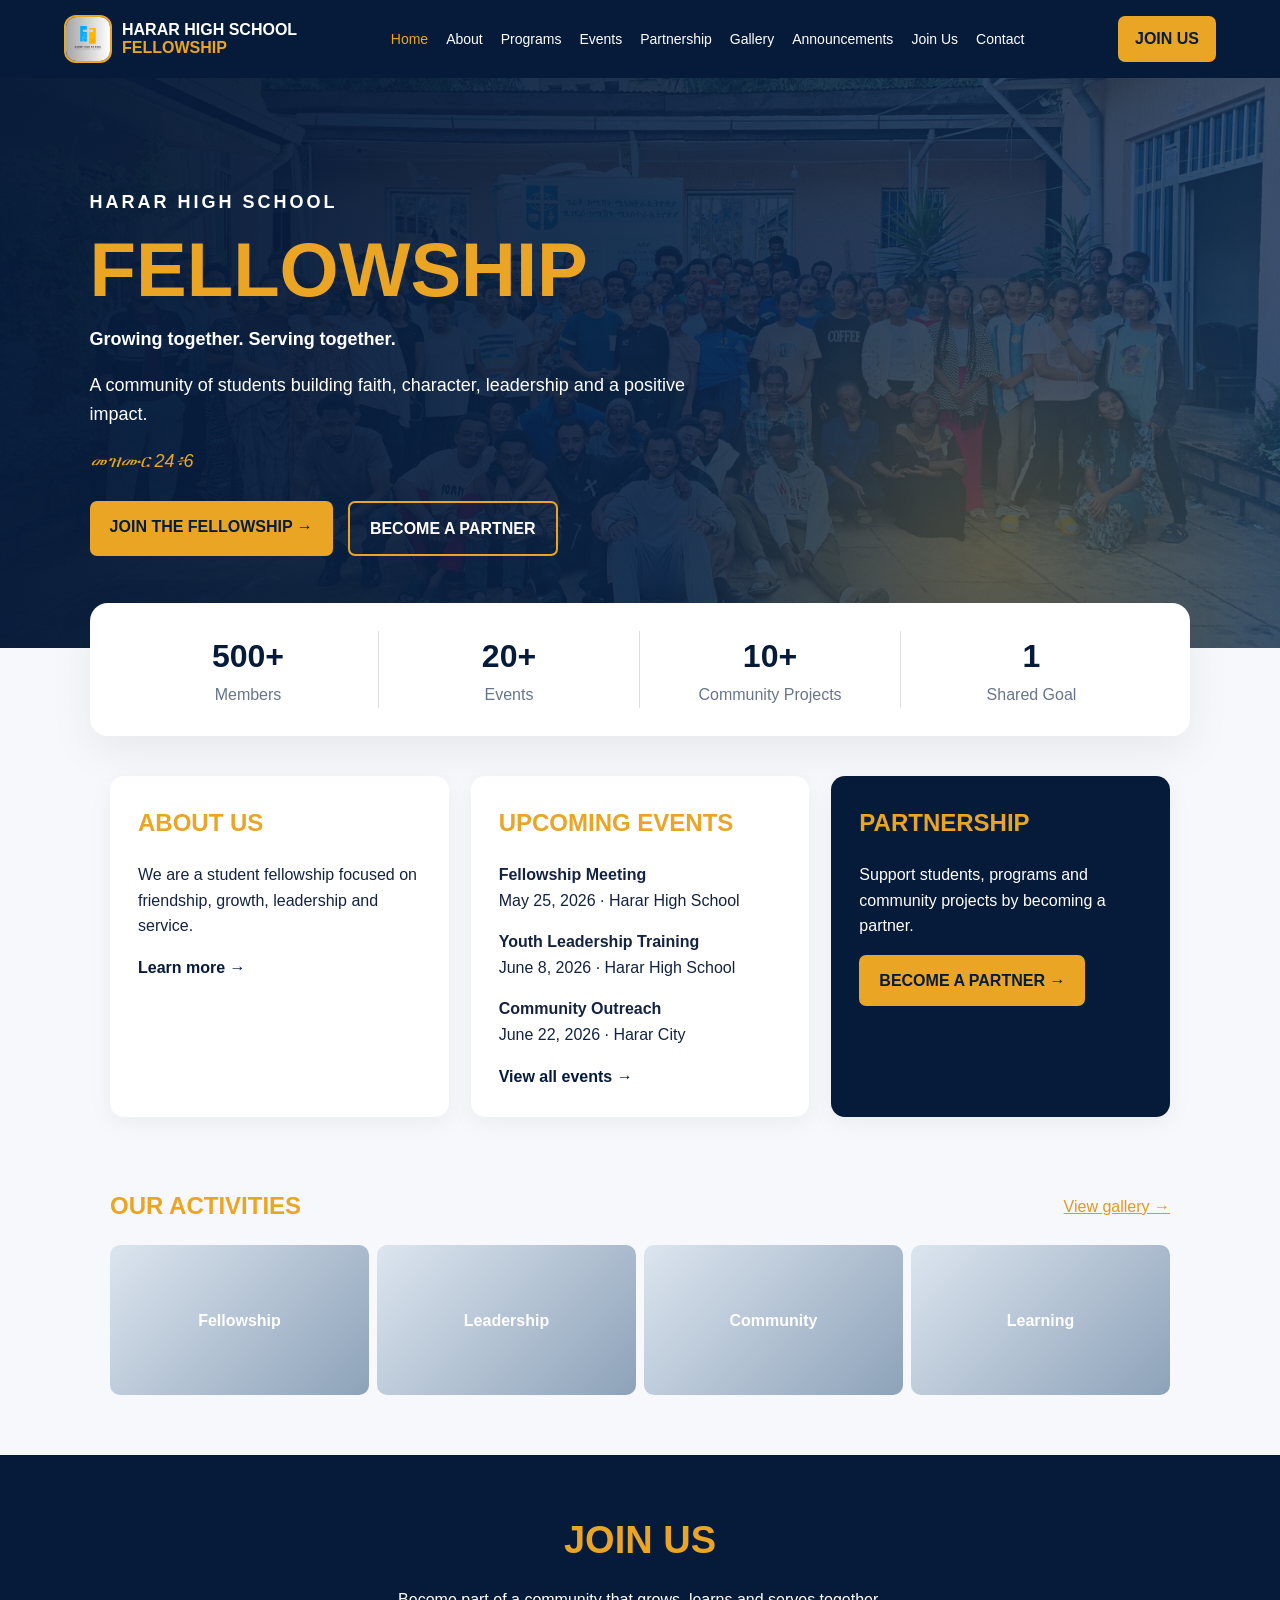
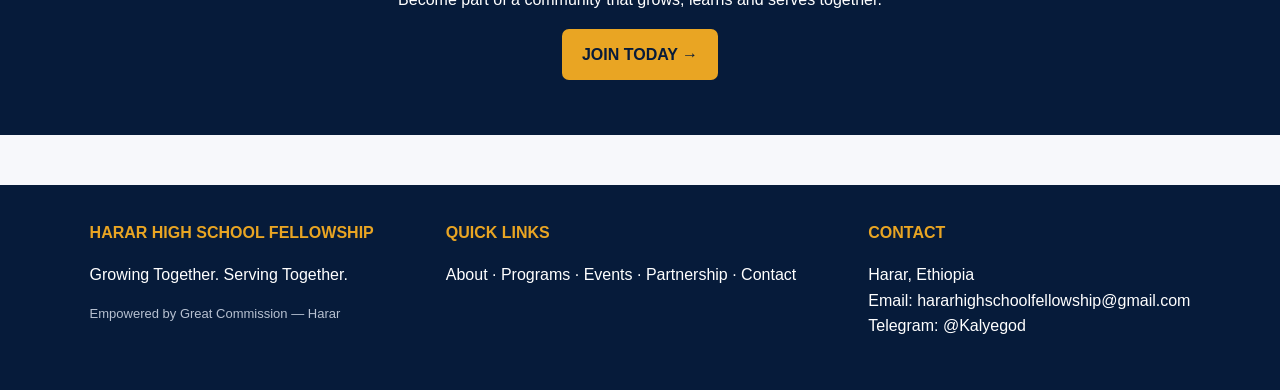
<file: index.html>
<!DOCTYPE html>
<html lang="en"><head>
<meta charset="UTF-8"><meta name="viewport" content="width=device-width,initial-scale=1.0">
<title>Harar High School Fellowship</title><link rel="stylesheet" href="styles.css"></head>
<body>
<header class="header"><a class="brand" href="index.html"><img class="logo" src="images/logo.png" alt="Harar High School Fellowship logo"><span>HARAR HIGH SCHOOL<br><b>FELLOWSHIP</b></span></a>
<nav><a class="active" href="index.html">Home</a><a href="about.html">About</a><a href="programs.html">Programs</a><a href="events.html">Events</a><a href="partnership.html">Partnership</a><a href="gallery.html">Gallery</a><a href="announcements.html">Announcements</a><a href="join.html">Join Us</a><a href="contact.html">Contact</a></nav>
<a class="btn small" href="join.html">JOIN US</a></header>
<main>
<section class="hero" style="background-image:linear-gradient(120deg,#071c3ccc,#16385dcc),url('images/fellowship-photo.jpg');background-size:cover;background-position:center"><div class="overlay"></div><div class="hero-content"><p class="eyebrow">HARAR HIGH SCHOOL</p><h1>FELLOWSHIP</h1><p class="tagline">Growing together. Serving together.</p><p>A community of students building faith, character, leadership and a positive impact.</p><p class="verse">መዝሙር 24፥6</p><div class="actions"><a class="btn" href="join.html">JOIN THE FELLOWSHIP →</a><a class="btn outline" href="partnership.html">BECOME A PARTNER</a></div></div></section>
<section class="stats"><div><b>500+</b><span>Members</span></div><div><b>20+</b><span>Events</span></div><div><b>10+</b><span>Community Projects</span></div><div><b>1</b><span>Shared Goal</span></div></section>
<section class="grid three"><article class="card"><h2>ABOUT US</h2><p>We are a student fellowship focused on friendship, growth, leadership and service.</p><a href="about.html">Learn more →</a></article>
<article class="card"><h2>UPCOMING EVENTS</h2><div id="homeEvents"></div><a href="events.html">View all events →</a></article>
<article class="card dark"><h2>PARTNERSHIP</h2><p>Support students, programs and community projects by becoming a partner.</p><a class="btn" href="partnership.html">BECOME A PARTNER →</a></article></section>
<section class="section"><div class="section-title"><h2>OUR ACTIVITIES</h2><a href="gallery.html">View gallery →</a></div><div class="gallery-grid"><div>Fellowship</div><div>Leadership</div><div>Community</div><div>Learning</div></div></section>
<section class="cta"><h2>JOIN US</h2><p>Become part of a community that grows, learns and serves together.</p><a class="btn" href="join.html">JOIN TODAY →</a></section>
</main><footer><div><b>HARAR HIGH SCHOOL FELLOWSHIP</b><p>Growing Together. Serving Together.</p><p class="empowered">Empowered by Great Commission — Harar</p></div><div><b>QUICK LINKS</b><p><a href="about.html">About</a> · <a href="programs.html">Programs</a> · <a href="events.html">Events</a> · <a href="partnership.html">Partnership</a> · <a href="contact.html">Contact</a></p></div><div><b>CONTACT</b><p>Harar, Ethiopia<br>Email: hararhighschoolfellowship@gmail.com<br>Telegram: @Kalyegod</p></div></footer>
<script src="script.js"></script></body></html>
</file>
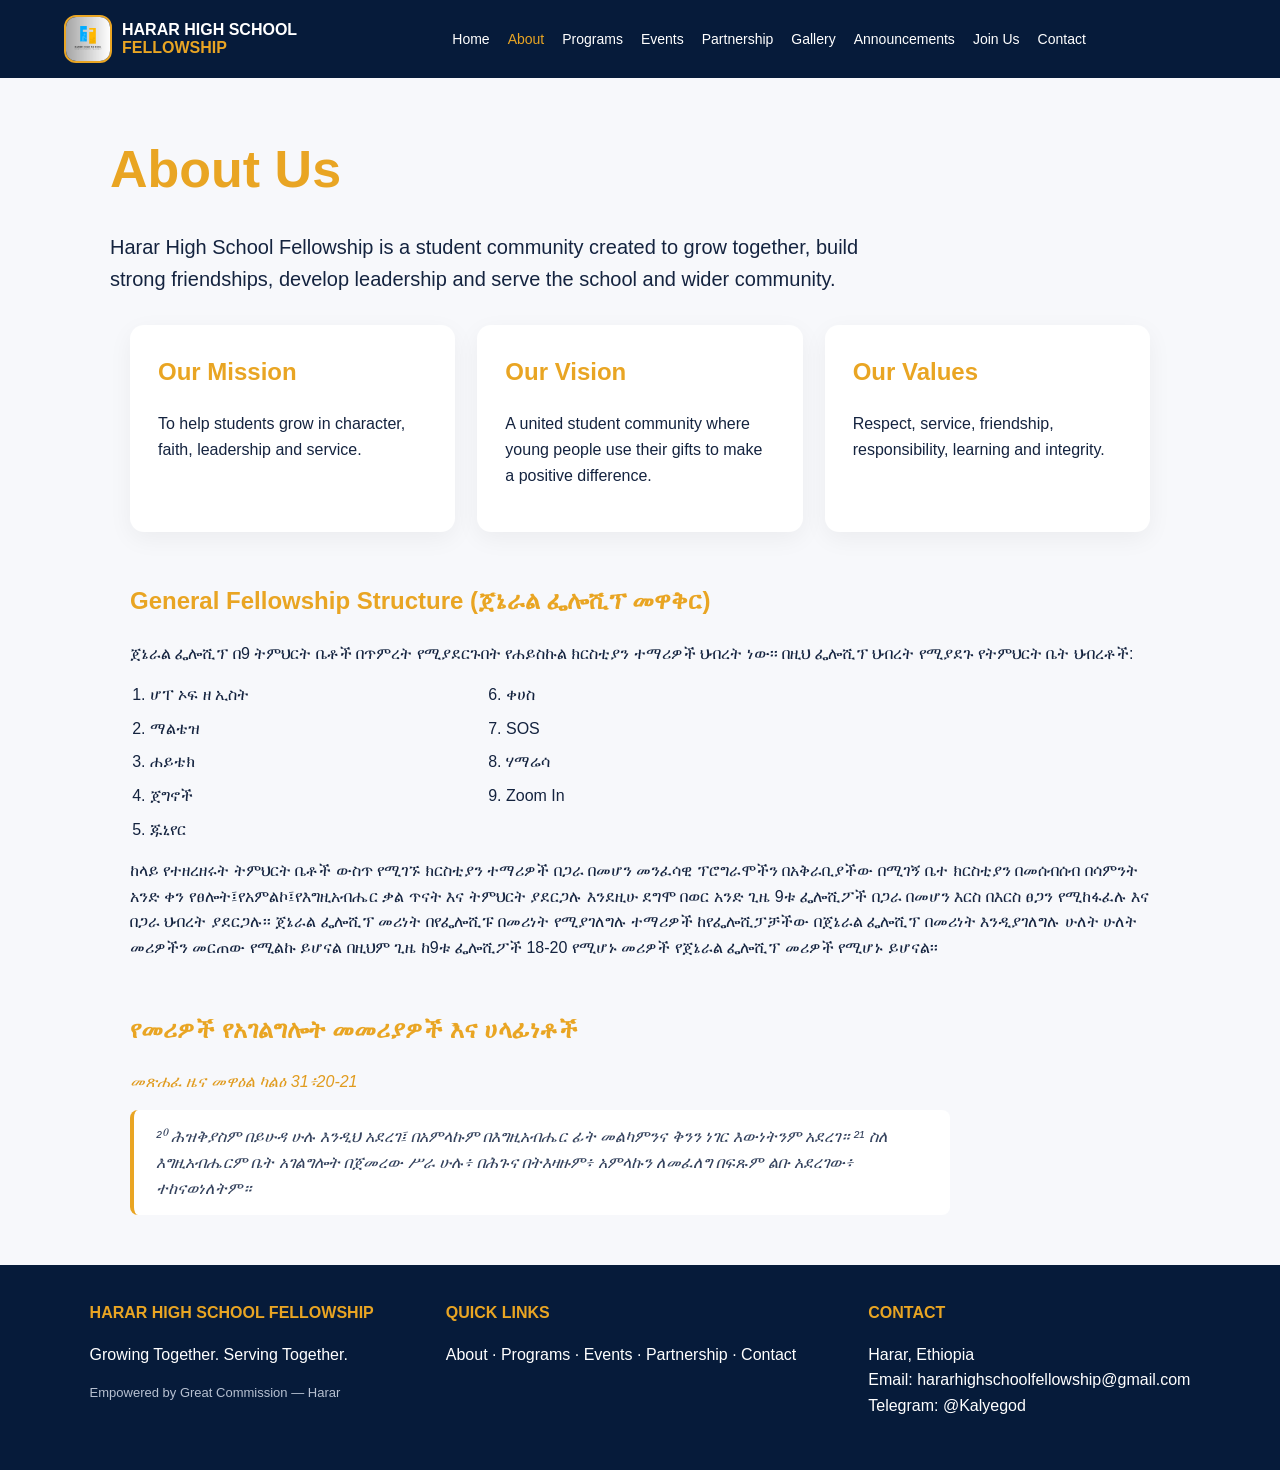
<file: about.html>
<!DOCTYPE html><html lang="en"><head><meta charset="UTF-8"><meta name="viewport" content="width=device-width,initial-scale=1.0"><title>About | HHS Fellowship</title><link rel="stylesheet" href="styles.css"></head><body>
<header class="header"><a class="brand" href="index.html"><img class="logo" src="images/logo.png" alt="Harar High School Fellowship logo"><span>HARAR HIGH SCHOOL<br><b>FELLOWSHIP</b></span></a><nav><a href="index.html">Home</a><a class="active" href="about.html">About</a><a href="programs.html">Programs</a><a href="events.html">Events</a><a href="partnership.html">Partnership</a><a href="gallery.html">Gallery</a><a href="announcements.html">Announcements</a><a href="join.html">Join Us</a><a href="contact.html">Contact</a></nav></header>
<main class="page"><h1>About Us</h1><p class="lead">Harar High School Fellowship is a student community created to grow together, build strong friendships, develop leadership and serve the school and wider community.</p><div class="grid three"><article class="card"><h2>Our Mission</h2><p>To help students grow in character, faith, leadership and service.</p></article><article class="card"><h2>Our Vision</h2><p>A united student community where young people use their gifts to make a positive difference.</p></article><article class="card"><h2>Our Values</h2><p>Respect, service, friendship, responsibility, learning and integrity.</p></article></div>

<section class="section"><h2>General Fellowship Structure (ጀኔራል ፌሎሺፕ መዋቅር)</h2><p>ጀኔራል ፌሎሺፕ በ9 ትምህርት ቤቶች በጥምረት የሚያደርጉበት የሐይስኩል ክርስቲያን ተማሪዎች ህብረት ነው፡፡ በዚህ ፌሎሺፕ ህብረት የሚያደጉ የትምህርት ቤት ህብረቶች:</p><ol class="schools-list"><li>ሆፐ ኦፍ ዘ ኢስት</li><li>ማልቴዝ</li><li>ሐይቴክ</li><li>ጀግኖች</li><li>ጁኒየር</li><li>ቀሀስ</li><li>SOS</li><li>ሃማሬሳ</li><li>Zoom In</li></ol><p>ከላይ የተዘረዘሩት ትምህርት ቤቶች ውስጥ የሚገኙ ክርስቲያን ተማሪዎች በጋራ በመሆን መንፈሳዊ ፕሮግራሞችን በአቅራቢያችው በሚገኝ ቤተ ክርስቲያን በመሰብሰብ በሳምንት አንድ ቀን የፀሎት፤የአምልኮ፤የእግዚአብሔር ቃል ጥናት እና ትምህርት ያደርጋሉ እንደዚሁ ደግሞ በወር አንድ ጊዜ 9ቱ ፌሎሺፖች በጋራ በመሆን እርስ በእርስ ፀጋን የሚከፋፈሉ እና በጋራ ህብረት ያደርጋሉ፡፡ ጀኔራል ፌሎሺፕ መሪነት በየፌሎሺፑ በመሪነት የሚያገለግሉ ተማሪዎች ከየፌሎሺፓቻችው በጀኔራል ፌሎሺፕ በመሪነት እንዲያገለግሉ ሁለት ሁለት መሪዎችን መርጠው የሚልኩ ይሆናል በዚህም ጊዜ ከ9ቱ ፌሎሺፖች 18-20 የሚሆኑ መሪዎች የጀኔራል ፌሎሺፕ መሪዎች የሚሆኑ ይሆናል፡፡</p></section>

<section class="section"><h2>የመሪዎች የአገልግሎት መመሪያዎች እና ሀላፊነቶች</h2><p class="verse" style="color:#e09b1e">መጽሐፈ ዜና መዋዕል ካልዕ 31፥20-21</p><blockquote class="scripture">²⁰ ሕዝቅያስም በይሁዳ ሁሉ እንዲህ አደረገ፤ በአምላኩም በእግዚአብሔር ፊት መልካምንና ቅንን ነገር እውነትንም አደረገ። ²¹ ስለ እግዚአብሔርም ቤት አገልግሎት በጀመረው ሥራ ሁሉ፥ በሕጉና በትእዛዙም፥ አምላኩን ለመፈለግ በፍጹም ልቡ አደረገው፥ ተከናወነለትም።</blockquote></section>
</main><footer><div><b>HARAR HIGH SCHOOL FELLOWSHIP</b><p>Growing Together. Serving Together.</p><p class="empowered">Empowered by Great Commission — Harar</p></div><div><b>QUICK LINKS</b><p><a href="about.html">About</a> · <a href="programs.html">Programs</a> · <a href="events.html">Events</a> · <a href="partnership.html">Partnership</a> · <a href="contact.html">Contact</a></p></div><div><b>CONTACT</b><p>Harar, Ethiopia<br>Email: hararhighschoolfellowship@gmail.com<br>Telegram: @Kalyegod</p></div></footer></body></html>
</file>
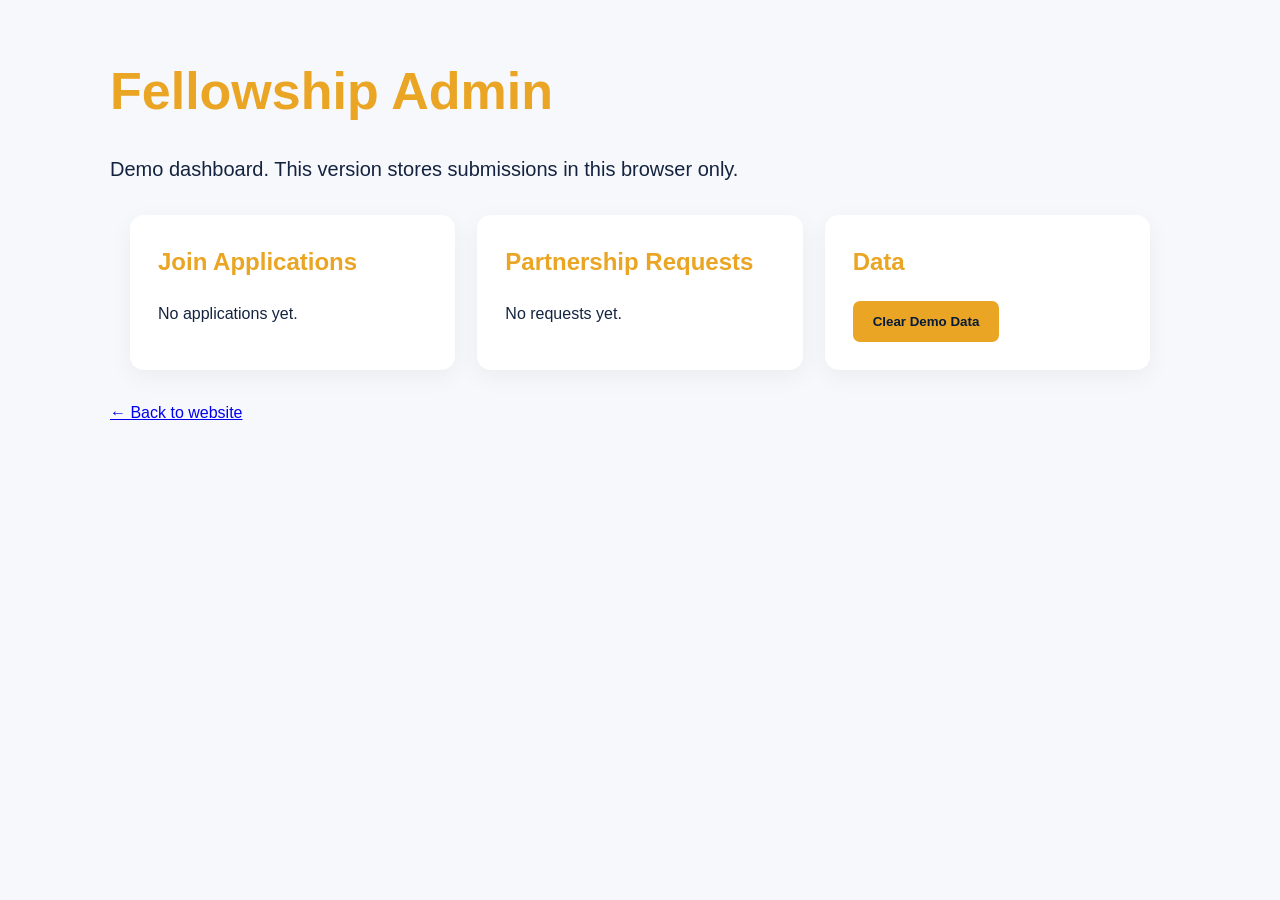
<file: admin.html>
<!DOCTYPE html><html lang="en"><head><meta charset="UTF-8"><meta name="viewport" content="width=device-width,initial-scale=1.0"><title>Admin | HHS Fellowship</title><link rel="stylesheet" href="styles.css"></head><body><main class="page admin"><h1>Fellowship Admin</h1><p class="lead">Demo dashboard. This version stores submissions in this browser only.</p><div class="grid three"><article class="card"><h2>Join Applications</h2><div id="adminJoins"></div></article><article class="card"><h2>Partnership Requests</h2><div id="adminPartners"></div></article><article class="card"><h2>Data</h2><button class="btn" onclick="clearDemoData()">Clear Demo Data</button></article></div><p><a href="index.html">← Back to website</a></p></main><script src="script.js"></script></body></html>
</file>
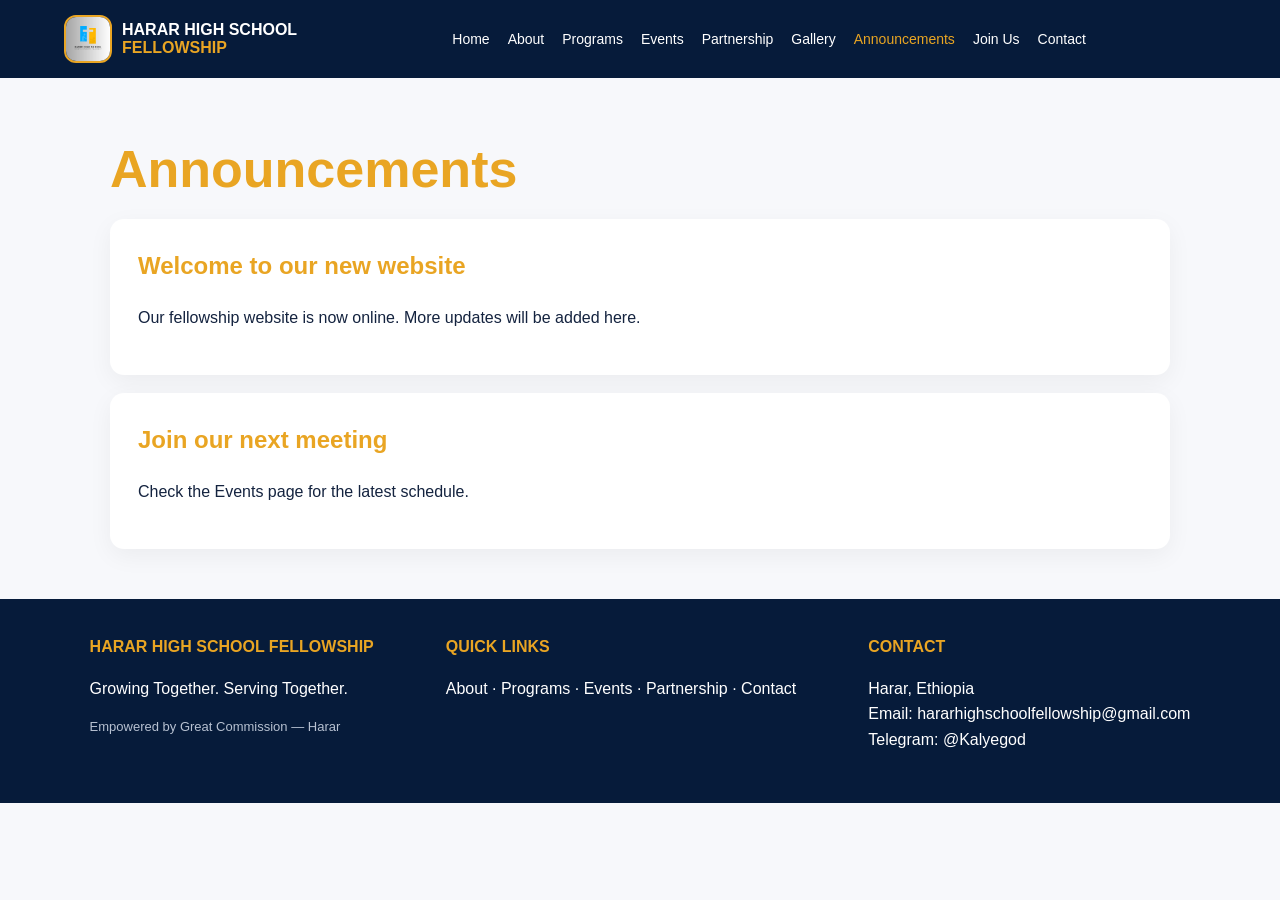
<file: announcements.html>
<!DOCTYPE html><html lang="en"><head><meta charset="UTF-8"><meta name="viewport" content="width=device-width,initial-scale=1.0"><title>Announcements | HHS Fellowship</title><link rel="stylesheet" href="styles.css"></head><body><header class="header"><a class="brand" href="index.html"><img class="logo" src="images/logo.png" alt="Harar High School Fellowship logo"><span>HARAR HIGH SCHOOL<br><b>FELLOWSHIP</b></span></a><nav><a href="index.html">Home</a><a href="about.html">About</a><a href="programs.html">Programs</a><a href="events.html">Events</a><a href="partnership.html">Partnership</a><a href="gallery.html">Gallery</a><a class="active" href="announcements.html">Announcements</a><a href="join.html">Join Us</a><a href="contact.html">Contact</a></nav></header><main class="page"><h1>Announcements</h1><div id="announcementsList" class="cards"></div></main><footer><div><b>HARAR HIGH SCHOOL FELLOWSHIP</b><p>Growing Together. Serving Together.</p><p class="empowered">Empowered by Great Commission — Harar</p></div><div><b>QUICK LINKS</b><p><a href="about.html">About</a> · <a href="programs.html">Programs</a> · <a href="events.html">Events</a> · <a href="partnership.html">Partnership</a> · <a href="contact.html">Contact</a></p></div><div><b>CONTACT</b><p>Harar, Ethiopia<br>Email: hararhighschoolfellowship@gmail.com<br>Telegram: @Kalyegod</p></div></footer><script src="script.js"></script></body></html>
</file>
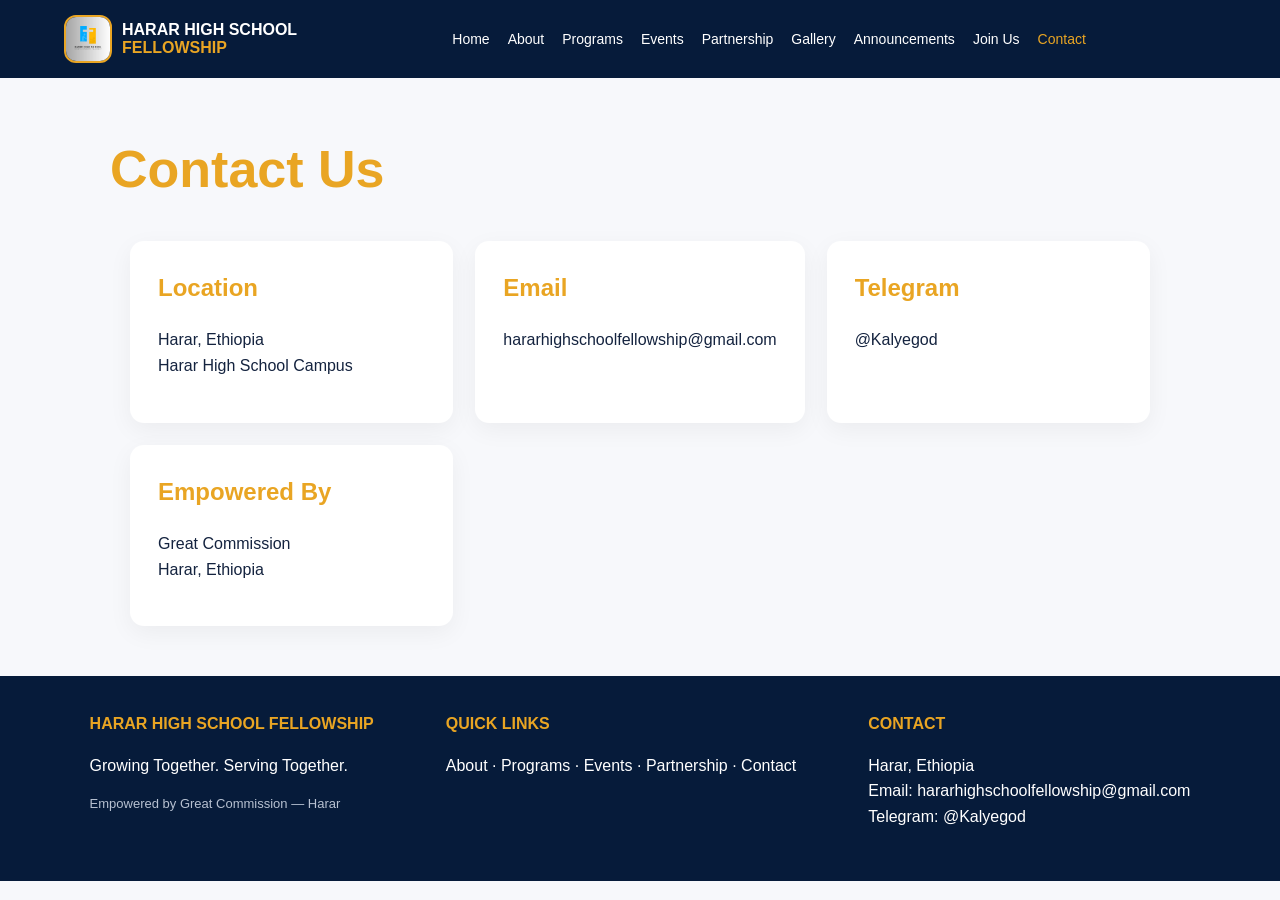
<file: contact.html>
<!DOCTYPE html><html lang="en"><head><meta charset="UTF-8"><meta name="viewport" content="width=device-width,initial-scale=1.0"><title>Contact | HHS Fellowship</title><link rel="stylesheet" href="styles.css"></head><body><header class="header"><a class="brand" href="index.html"><img class="logo" src="images/logo.png" alt="Harar High School Fellowship logo"><span>HARAR HIGH SCHOOL<br><b>FELLOWSHIP</b></span></a><nav><a href="index.html">Home</a><a href="about.html">About</a><a href="programs.html">Programs</a><a href="events.html">Events</a><a href="partnership.html">Partnership</a><a href="gallery.html">Gallery</a><a href="announcements.html">Announcements</a><a href="join.html">Join Us</a><a class="active" href="contact.html">Contact</a></nav></header><main class="page"><h1>Contact Us</h1><div class="grid three"><article class="card"><h2>Location</h2><p>Harar, Ethiopia<br>Harar High School Campus</p></article><article class="card"><h2>Email</h2><p>hararhighschoolfellowship@gmail.com</p></article><article class="card"><h2>Telegram</h2><p>@Kalyegod</p></article><article class="card"><h2>Empowered By</h2><p>Great Commission<br>Harar, Ethiopia</p></article></div></main><footer><div><b>HARAR HIGH SCHOOL FELLOWSHIP</b><p>Growing Together. Serving Together.</p><p class="empowered">Empowered by Great Commission — Harar</p></div><div><b>QUICK LINKS</b><p><a href="about.html">About</a> · <a href="programs.html">Programs</a> · <a href="events.html">Events</a> · <a href="partnership.html">Partnership</a> · <a href="contact.html">Contact</a></p></div><div><b>CONTACT</b><p>Harar, Ethiopia<br>Email: hararhighschoolfellowship@gmail.com<br>Telegram: @Kalyegod</p></div></footer></body></html>
</file>
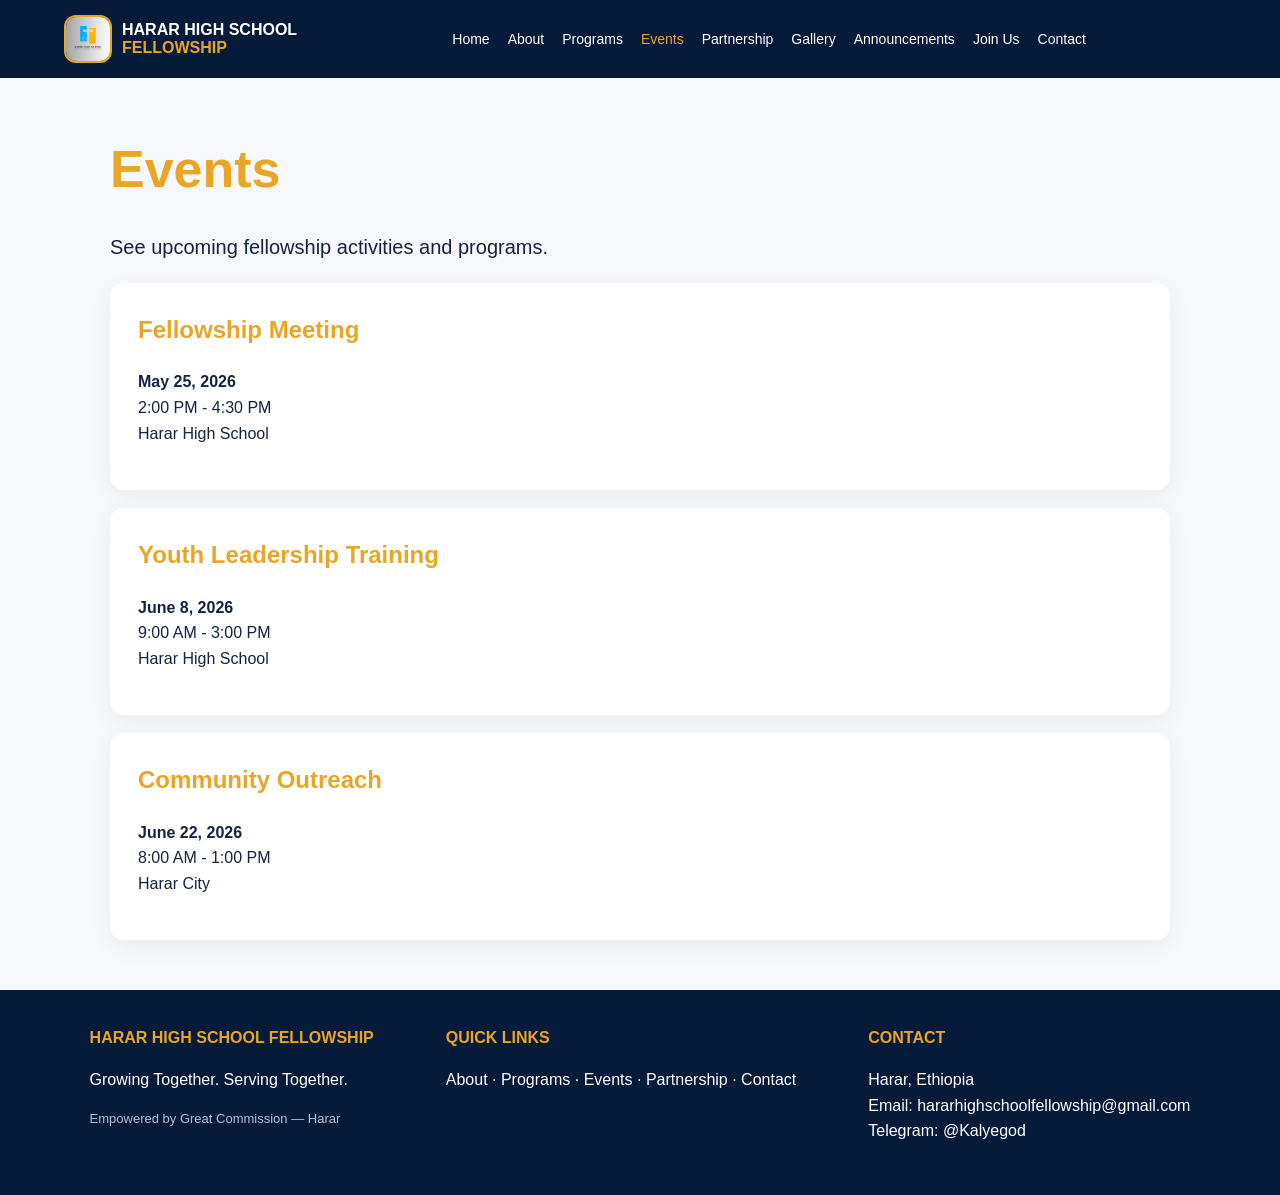
<file: events.html>
<!DOCTYPE html><html lang="en"><head><meta charset="UTF-8"><meta name="viewport" content="width=device-width,initial-scale=1.0"><title>Events | HHS Fellowship</title><link rel="stylesheet" href="styles.css"></head><body><header class="header"><a class="brand" href="index.html"><img class="logo" src="images/logo.png" alt="Harar High School Fellowship logo"><span>HARAR HIGH SCHOOL<br><b>FELLOWSHIP</b></span></a><nav><a href="index.html">Home</a><a href="about.html">About</a><a href="programs.html">Programs</a><a class="active" href="events.html">Events</a><a href="partnership.html">Partnership</a><a href="gallery.html">Gallery</a><a href="announcements.html">Announcements</a><a href="join.html">Join Us</a><a href="contact.html">Contact</a></nav></header><main class="page"><h1>Events</h1><p class="lead">See upcoming fellowship activities and programs.</p><div id="eventsList" class="cards"></div></main><footer><div><b>HARAR HIGH SCHOOL FELLOWSHIP</b><p>Growing Together. Serving Together.</p><p class="empowered">Empowered by Great Commission — Harar</p></div><div><b>QUICK LINKS</b><p><a href="about.html">About</a> · <a href="programs.html">Programs</a> · <a href="events.html">Events</a> · <a href="partnership.html">Partnership</a> · <a href="contact.html">Contact</a></p></div><div><b>CONTACT</b><p>Harar, Ethiopia<br>Email: hararhighschoolfellowship@gmail.com<br>Telegram: @Kalyegod</p></div></footer><script src="script.js"></script></body></html>
</file>
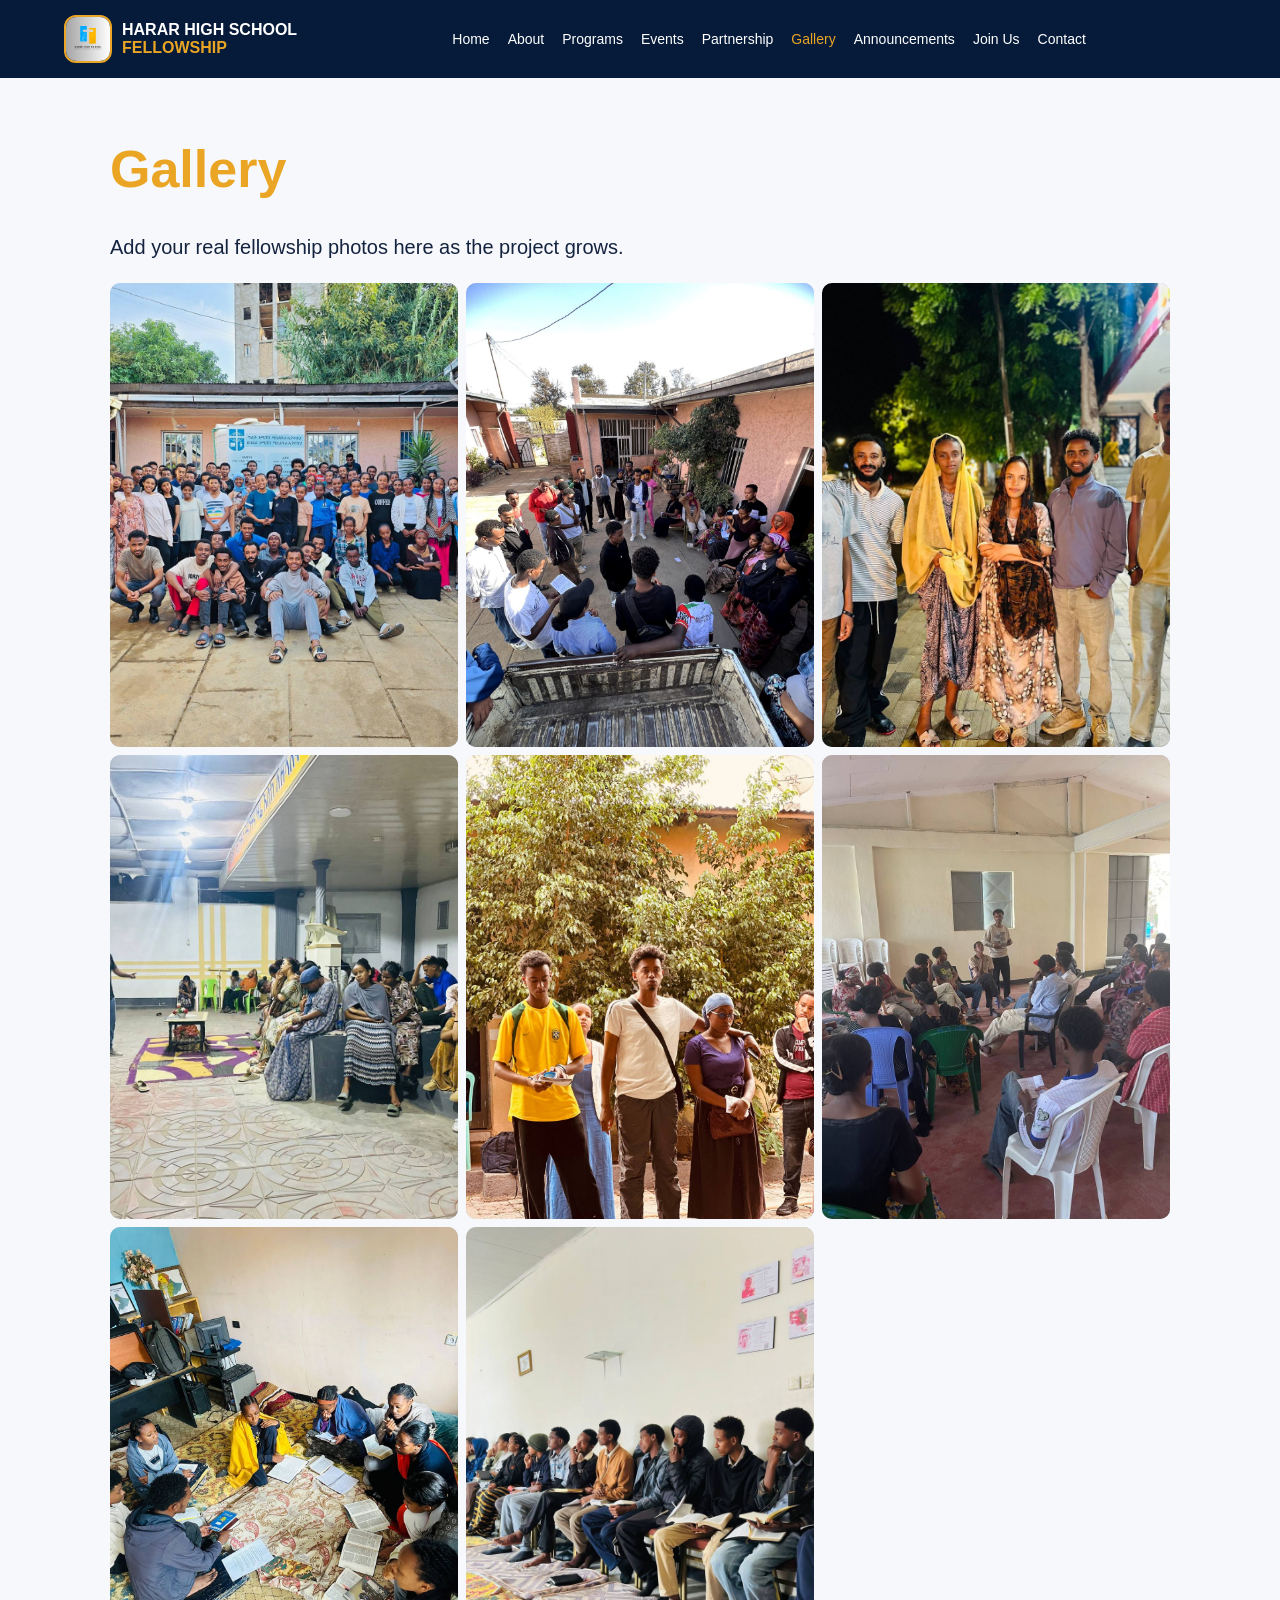
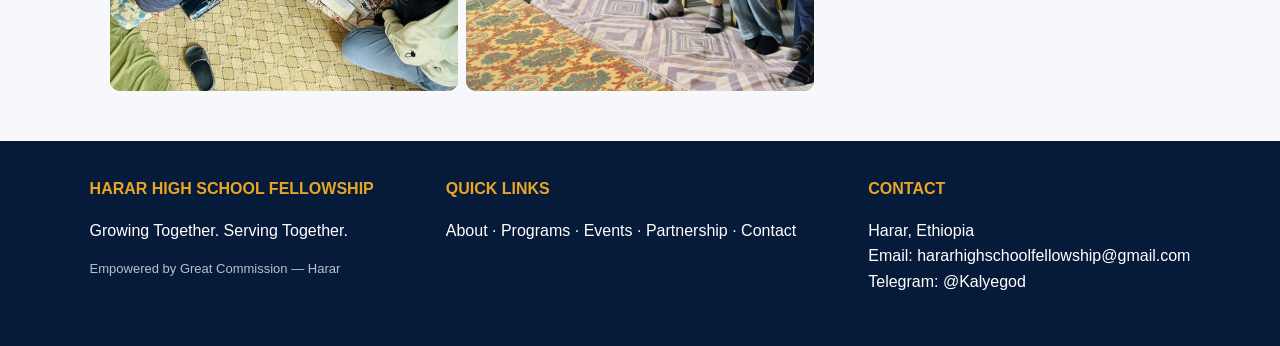
<file: gallery.html>
<!DOCTYPE html><html lang="en"><head><meta charset="UTF-8"><meta name="viewport" content="width=device-width,initial-scale=1.0"><title>Gallery | HHS Fellowship</title><link rel="stylesheet" href="styles.css"></head><body><header class="header"><a class="brand" href="index.html"><img class="logo" src="images/logo.png" alt="Harar High School Fellowship logo"><span>HARAR HIGH SCHOOL<br><b>FELLOWSHIP</b></span></a><nav><a href="index.html">Home</a><a href="about.html">About</a><a href="programs.html">Programs</a><a href="events.html">Events</a><a href="partnership.html">Partnership</a><a class="active" href="gallery.html">Gallery</a><a href="announcements.html">Announcements</a><a href="join.html">Join Us</a><a href="contact.html">Contact</a></nav></header><main class="page"><h1>Gallery</h1><p class="lead">Add your real fellowship photos here as the project grows.</p><div class="gallery-grid large"><div><img src="images/fellowship-photo.jpg" alt="Fellowship group photo"></div><div><img src="images/gallery-2.jpg" alt="Fellowship discussion circle"></div><div><img src="images/gallery-3.jpg" alt="Fellowship members together"></div><div><img src="images/gallery-4.jpg" alt="Prayer and worship gathering"></div><div><img src="images/gallery-5.jpg" alt="Fellowship members outdoors"></div><div><img src="images/gallery-6.jpg" alt="Fellowship discussion group"></div><div><img src="images/gallery-7.jpg" alt="Bible study group"></div><div><img src="images/gallery-8.jpg" alt="Bible study session"></div></div></main><footer><div><b>HARAR HIGH SCHOOL FELLOWSHIP</b><p>Growing Together. Serving Together.</p><p class="empowered">Empowered by Great Commission — Harar</p></div><div><b>QUICK LINKS</b><p><a href="about.html">About</a> · <a href="programs.html">Programs</a> · <a href="events.html">Events</a> · <a href="partnership.html">Partnership</a> · <a href="contact.html">Contact</a></p></div><div><b>CONTACT</b><p>Harar, Ethiopia<br>Email: hararhighschoolfellowship@gmail.com<br>Telegram: @Kalyegod</p></div></footer></body></html>
</file>
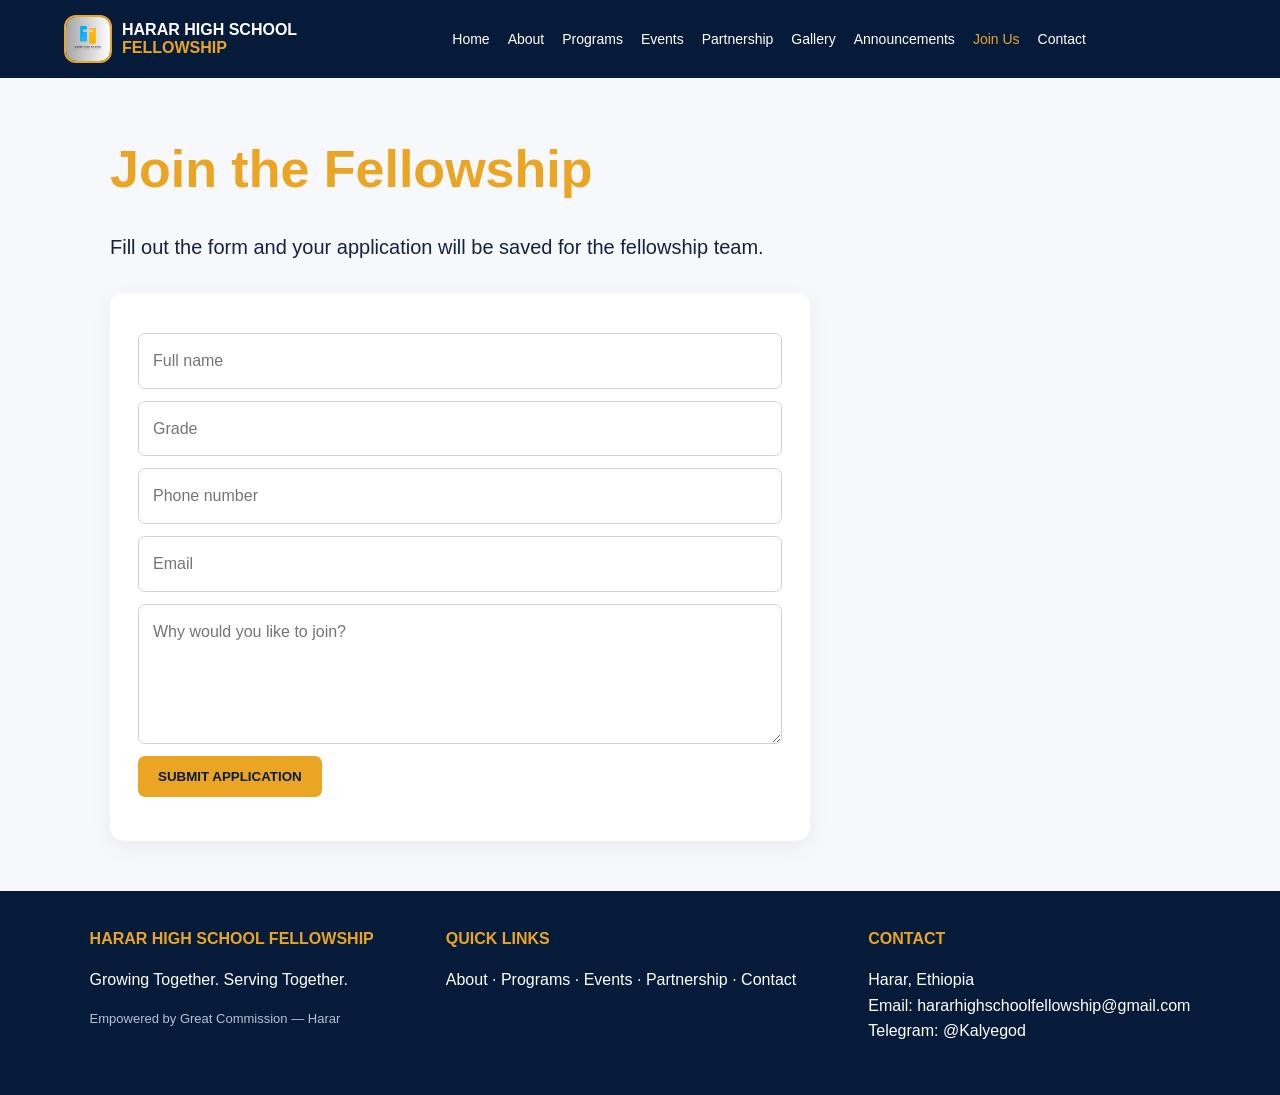
<file: join.html>
<!DOCTYPE html><html lang="en"><head><meta charset="UTF-8"><meta name="viewport" content="width=device-width,initial-scale=1.0"><title>Join Us | HHS Fellowship</title><link rel="stylesheet" href="styles.css"></head><body><header class="header"><a class="brand" href="index.html"><img class="logo" src="images/logo.png" alt="Harar High School Fellowship logo"><span>HARAR HIGH SCHOOL<br><b>FELLOWSHIP</b></span></a><nav><a href="index.html">Home</a><a href="about.html">About</a><a href="programs.html">Programs</a><a href="events.html">Events</a><a href="partnership.html">Partnership</a><a href="gallery.html">Gallery</a><a href="announcements.html">Announcements</a><a class="active" href="join.html">Join Us</a><a href="contact.html">Contact</a></nav></header><main class="page"><h1>Join the Fellowship</h1><p class="lead">Fill out the form and your application will be saved for the fellowship team.</p><form id="joinForm" class="form card"><input name="name" placeholder="Full name" required><input name="grade" placeholder="Grade" required><input name="phone" placeholder="Phone number" required><input type="email" name="email" placeholder="Email"><textarea name="reason" placeholder="Why would you like to join?" required></textarea><button class="btn" type="submit">SUBMIT APPLICATION</button><p id="joinStatus" class="success"></p></form></main><footer><div><b>HARAR HIGH SCHOOL FELLOWSHIP</b><p>Growing Together. Serving Together.</p><p class="empowered">Empowered by Great Commission — Harar</p></div><div><b>QUICK LINKS</b><p><a href="about.html">About</a> · <a href="programs.html">Programs</a> · <a href="events.html">Events</a> · <a href="partnership.html">Partnership</a> · <a href="contact.html">Contact</a></p></div><div><b>CONTACT</b><p>Harar, Ethiopia<br>Email: hararhighschoolfellowship@gmail.com<br>Telegram: @Kalyegod</p></div></footer><script src="script.js"></script></body></html>
</file>
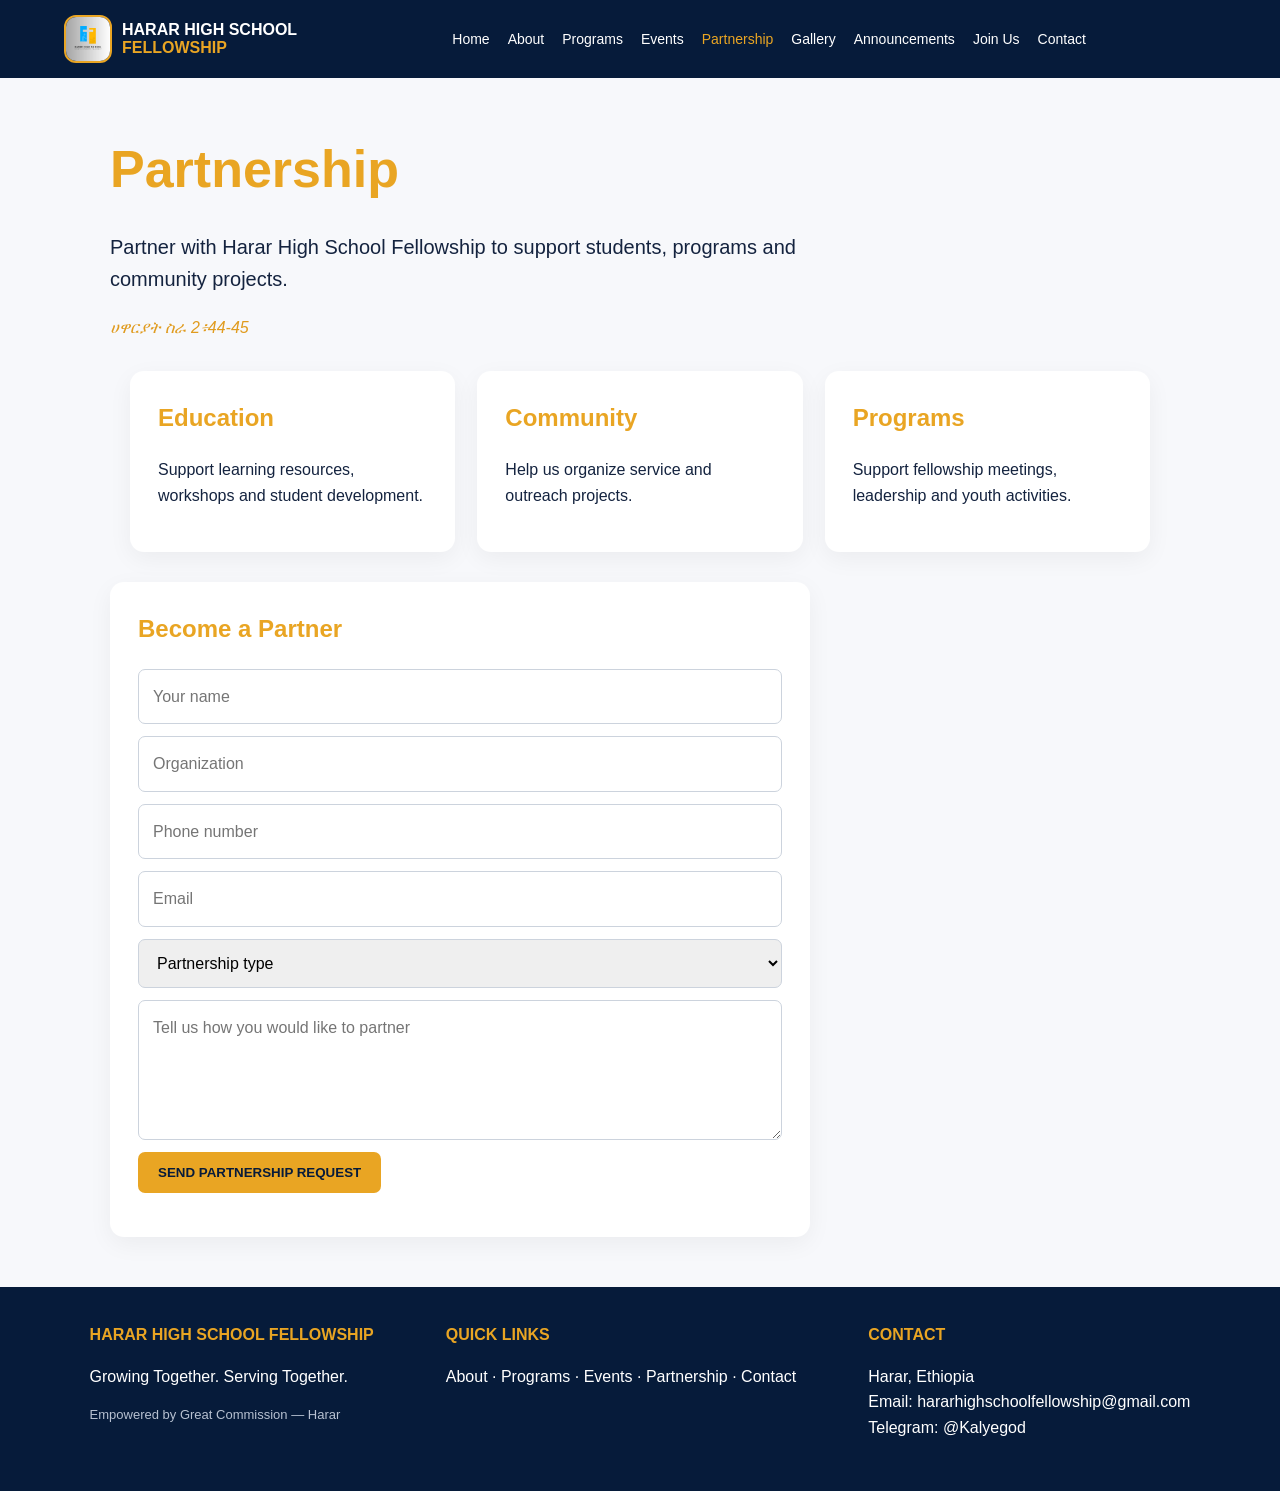
<file: partnership.html>
<!DOCTYPE html><html lang="en"><head><meta charset="UTF-8"><meta name="viewport" content="width=device-width,initial-scale=1.0"><title>Partnership | HHS Fellowship</title><link rel="stylesheet" href="styles.css"></head><body><header class="header"><a class="brand" href="index.html"><img class="logo" src="images/logo.png" alt="Harar High School Fellowship logo"><span>HARAR HIGH SCHOOL<br><b>FELLOWSHIP</b></span></a><nav><a href="index.html">Home</a><a href="about.html">About</a><a href="programs.html">Programs</a><a href="events.html">Events</a><a class="active" href="partnership.html">Partnership</a><a href="gallery.html">Gallery</a><a href="announcements.html">Announcements</a><a href="join.html">Join Us</a><a href="contact.html">Contact</a></nav></header><main class="page"><h1>Partnership</h1><p class="lead">Partner with Harar High School Fellowship to support students, programs and community projects.</p><p class="verse" style="color:#e09b1e">ሀዋርያት ስራ 2፥44-45</p><div class="grid three"><article class="card"><h2>Education</h2><p>Support learning resources, workshops and student development.</p></article><article class="card"><h2>Community</h2><p>Help us organize service and outreach projects.</p></article><article class="card"><h2>Programs</h2><p>Support fellowship meetings, leadership and youth activities.</p></article></div><form id="partnerForm" class="form card"><h2>Become a Partner</h2><input name="name" placeholder="Your name" required><input name="organization" placeholder="Organization"><input name="phone" placeholder="Phone number" required><input type="email" name="email" placeholder="Email" required><select name="type" required><option value="">Partnership type</option><option>Financial support</option><option>Resources</option><option>Training</option><option>Community project</option><option>Other</option></select><textarea name="message" placeholder="Tell us how you would like to partner" required></textarea><button class="btn" type="submit">SEND PARTNERSHIP REQUEST</button><p id="partnerStatus" class="success"></p></form></main><footer><div><b>HARAR HIGH SCHOOL FELLOWSHIP</b><p>Growing Together. Serving Together.</p><p class="empowered">Empowered by Great Commission — Harar</p></div><div><b>QUICK LINKS</b><p><a href="about.html">About</a> · <a href="programs.html">Programs</a> · <a href="events.html">Events</a> · <a href="partnership.html">Partnership</a> · <a href="contact.html">Contact</a></p></div><div><b>CONTACT</b><p>Harar, Ethiopia<br>Email: hararhighschoolfellowship@gmail.com<br>Telegram: @Kalyegod</p></div></footer><script src="script.js"></script></body></html>
</file>
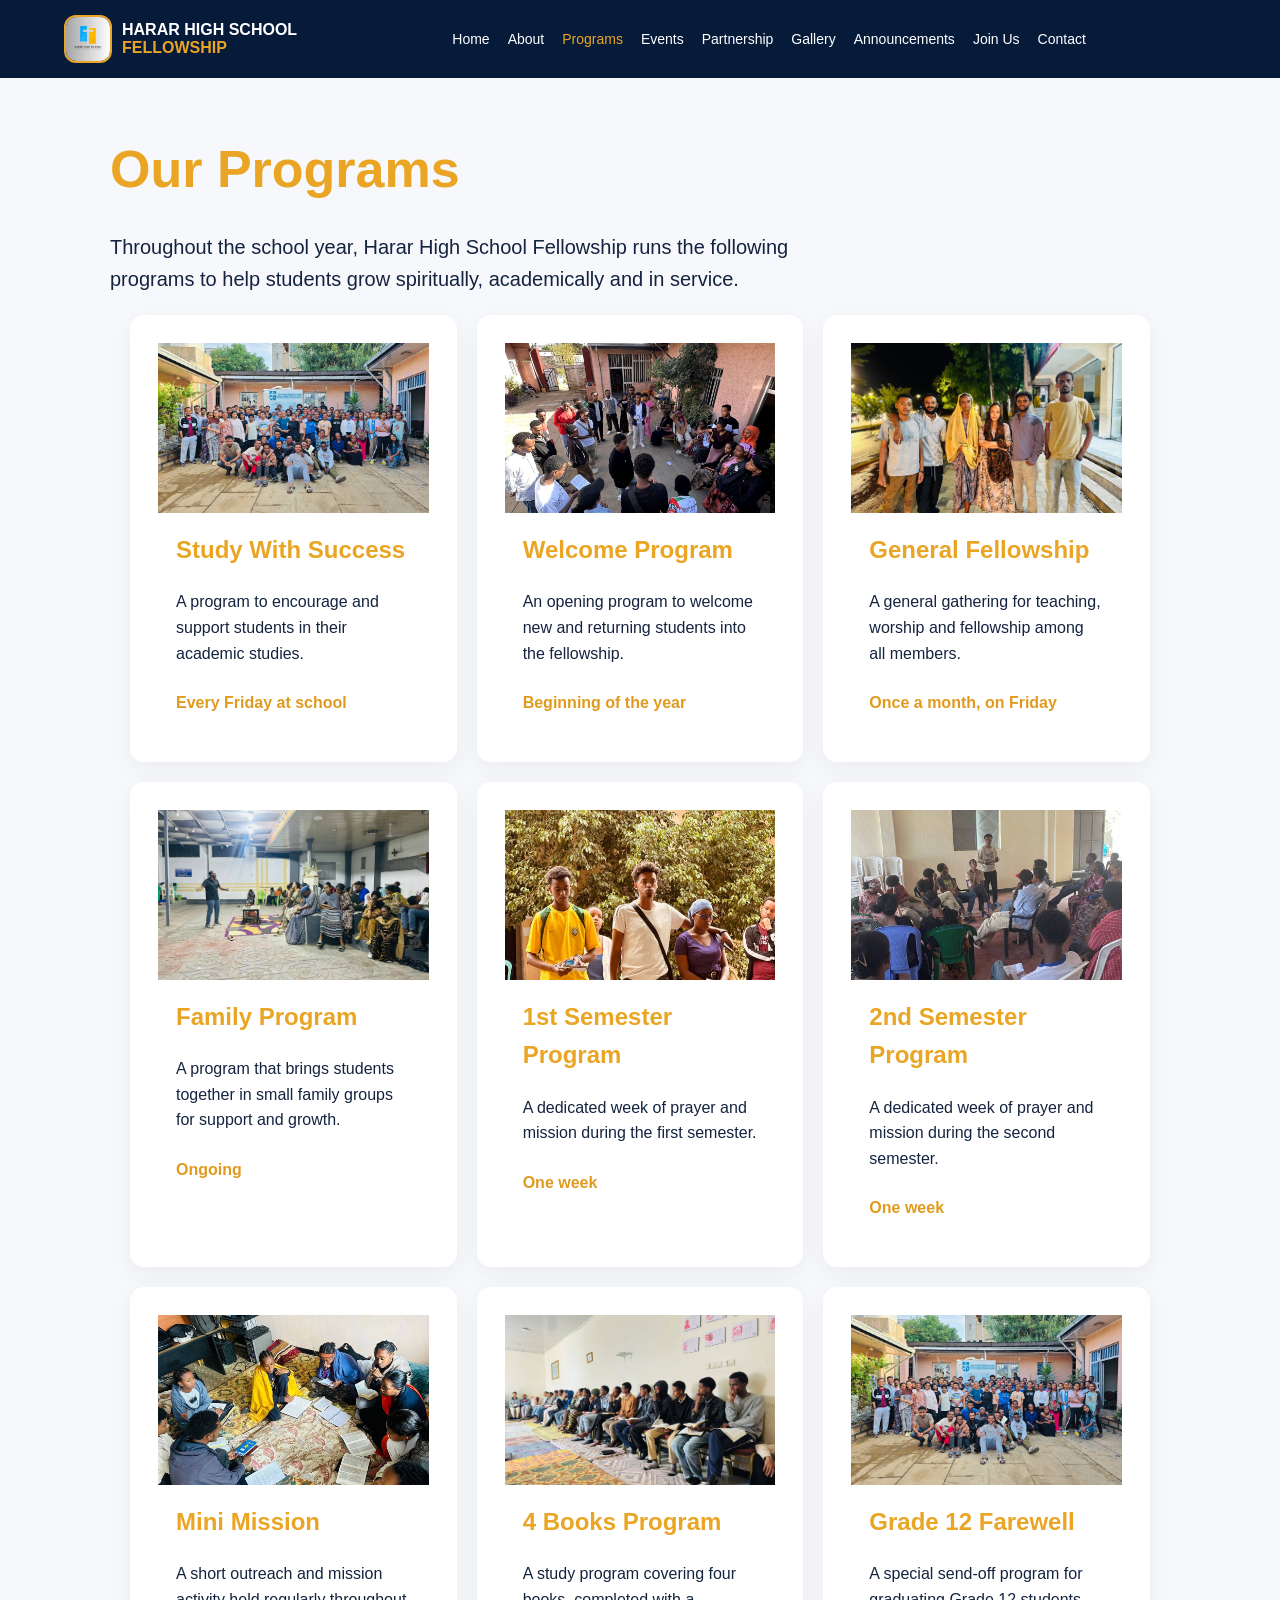
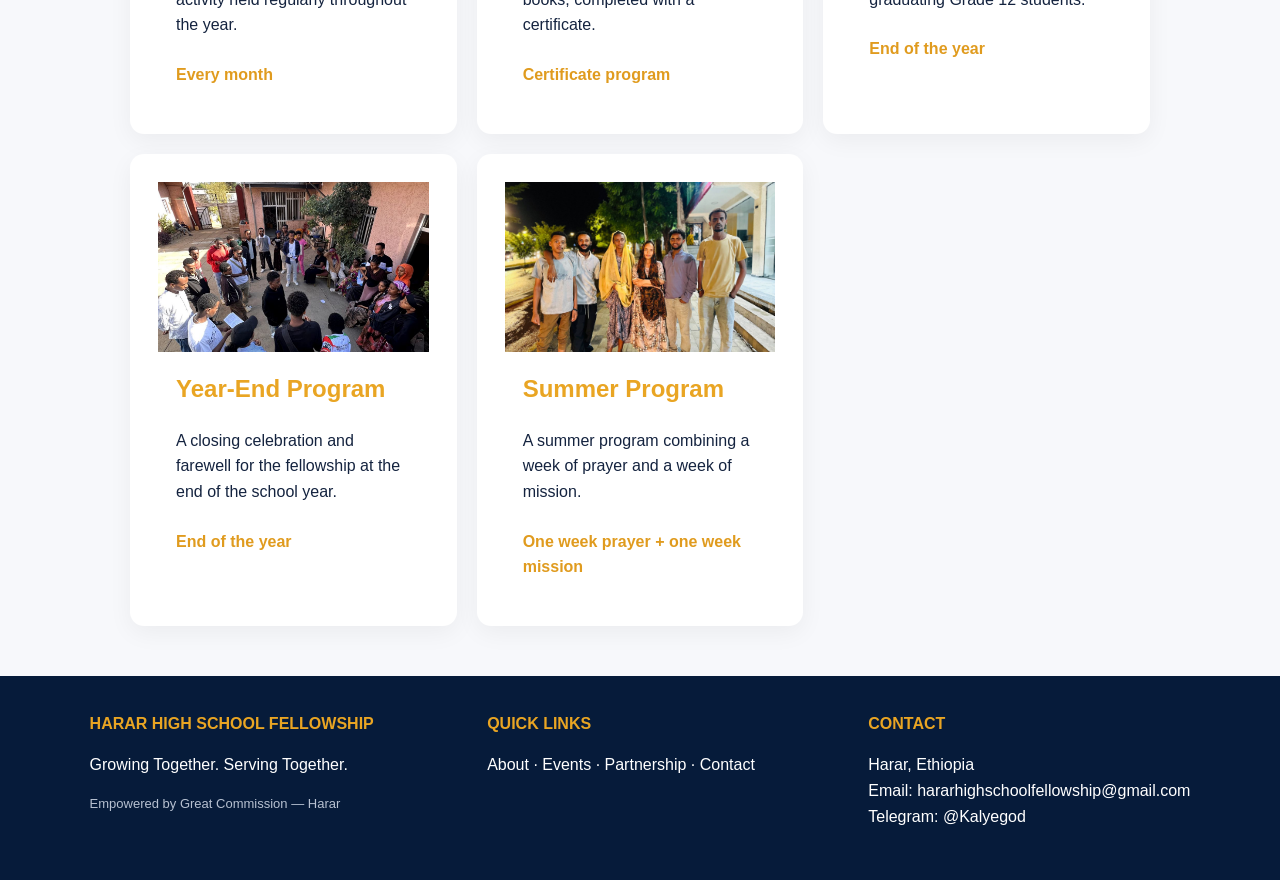
<file: programs.html>
<!DOCTYPE html><html lang="en"><head><meta charset="UTF-8"><meta name="viewport" content="width=device-width,initial-scale=1.0"><title>Programs | HHS Fellowship</title><link rel="stylesheet" href="styles.css"></head><body>
<header class="header"><a class="brand" href="index.html"><img class="logo" src="images/logo.png" alt="Harar High School Fellowship logo"><span>HARAR HIGH SCHOOL<br><b>FELLOWSHIP</b></span></a><nav><a href="index.html">Home</a><a href="about.html">About</a><a class="active" href="programs.html">Programs</a><a href="events.html">Events</a><a href="partnership.html">Partnership</a><a href="gallery.html">Gallery</a><a href="announcements.html">Announcements</a><a href="join.html">Join Us</a><a href="contact.html">Contact</a></nav></header>
<main class="page">
<h1>Our Programs</h1>
<p class="lead">Throughout the school year, Harar High School Fellowship runs the following programs to help students grow spiritually, academically and in service.</p>
<div class="program-list">
<article class="card program-card"><img src="images/fellowship-photo.jpg" alt="Study With Success photo" class="program-img"><div class="program-body"><h2>Study With Success</h2><p>A program to encourage and support students in their academic studies.</p><span class="when">Every Friday at school</span></div></article>
<article class="card program-card"><img src="images/gallery-2.jpg" alt="Welcome Program photo" class="program-img"><div class="program-body"><h2>Welcome Program</h2><p>An opening program to welcome new and returning students into the fellowship.</p><span class="when">Beginning of the year</span></div></article>
<article class="card program-card"><img src="images/gallery-3.jpg" alt="General Fellowship photo" class="program-img"><div class="program-body"><h2>General Fellowship</h2><p>A general gathering for teaching, worship and fellowship among all members.</p><span class="when">Once a month, on Friday</span></div></article>
<article class="card program-card"><img src="images/gallery-4.jpg" alt="Family Program photo" class="program-img"><div class="program-body"><h2>Family Program</h2><p>A program that brings students together in small family groups for support and growth.</p><span class="when">Ongoing</span></div></article>
<article class="card program-card"><img src="images/gallery-5.jpg" alt="1st Semester Program photo" class="program-img"><div class="program-body"><h2>1st Semester Program</h2><p>A dedicated week of prayer and mission during the first semester.</p><span class="when">One week</span></div></article>
<article class="card program-card"><img src="images/gallery-6.jpg" alt="2nd Semester Program photo" class="program-img"><div class="program-body"><h2>2nd Semester Program</h2><p>A dedicated week of prayer and mission during the second semester.</p><span class="when">One week</span></div></article>
<article class="card program-card"><img src="images/gallery-7.jpg" alt="Mini Mission photo" class="program-img"><div class="program-body"><h2>Mini Mission</h2><p>A short outreach and mission activity held regularly throughout the year.</p><span class="when">Every month</span></div></article>
<article class="card program-card"><img src="images/gallery-8.jpg" alt="4 Books Program photo" class="program-img"><div class="program-body"><h2>4 Books Program</h2><p>A study program covering four books, completed with a certificate.</p><span class="when">Certificate program</span></div></article>
<article class="card program-card"><img src="images/fellowship-photo.jpg" alt="Grade 12 Farewell photo" class="program-img"><div class="program-body"><h2>Grade 12 Farewell</h2><p>A special send-off program for graduating Grade 12 students.</p><span class="when">End of the year</span></div></article>
<article class="card program-card"><img src="images/gallery-2.jpg" alt="Year-End Program photo" class="program-img"><div class="program-body"><h2>Year-End Program</h2><p>A closing celebration and farewell for the fellowship at the end of the school year.</p><span class="when">End of the year</span></div></article>
<article class="card program-card"><img src="images/gallery-3.jpg" alt="Summer Program photo" class="program-img"><div class="program-body"><h2>Summer Program</h2><p>A summer program combining a week of prayer and a week of mission.</p><span class="when">One week prayer + one week mission</span></div></article>
</div>
</main>
<footer><div><b>HARAR HIGH SCHOOL FELLOWSHIP</b><p>Growing Together. Serving Together.</p><p class="empowered">Empowered by Great Commission — Harar</p></div><div><b>QUICK LINKS</b><p><a href="about.html">About</a> · <a href="events.html">Events</a> · <a href="partnership.html">Partnership</a> · <a href="contact.html">Contact</a></p></div><div><b>CONTACT</b><p>Harar, Ethiopia<br>Email: hararhighschoolfellowship@gmail.com<br>Telegram: @Kalyegod</p></div></footer>
</body></html>
</file>
<file: styles.css>
*{box-sizing:border-box}body{margin:0;font-family:Arial,Helvetica,sans-serif;color:#14233f;background:#f7f8fb;line-height:1.6}.header{min-height:78px;background:#061b3a;color:#fff;display:flex;align-items:center;gap:25px;padding:12px 5%;position:sticky;top:0;z-index:10}.brand{display:flex;align-items:center;gap:10px;color:#fff;text-decoration:none;font-weight:700;line-height:1.1;white-space:nowrap}.brand b,h1,h2{color:#e9a523}.logo{width:48px;height:48px;border:2px solid #e9a523;border-radius:12px;object-fit:cover;display:block}nav{display:flex;gap:18px;align-items:center;justify-content:center;flex:1}nav a,footer a{color:inherit;text-decoration:none}nav a{font-size:14px}nav a:hover,.active{color:#e9a523}.btn{display:inline-block;border:0;border-radius:7px;background:#e9a523;color:#071b3a;padding:13px 20px;text-decoration:none;font-weight:800;cursor:pointer}.btn.outline{background:transparent;color:#fff;border:2px solid #e9a523}.small{padding:10px 17px}.hero{min-height:570px;position:relative;background:linear-gradient(120deg,#071c3c,#16385d);display:flex;align-items:center;padding:70px 7%;overflow:hidden}.hero:after{content:"";position:absolute;right:-10%;bottom:-35%;width:65%;height:100%;background:radial-gradient(circle,#e9a52344,transparent 65%)}.overlay{position:absolute;inset:0;background:linear-gradient(90deg,#061b3ae8,#061b3a77,transparent)}.hero-content{position:relative;z-index:1;color:#fff;max-width:650px}.eyebrow{letter-spacing:3px;font-weight:700}.hero h1{font-size:76px;line-height:.95;margin:10px 0}.tagline{font-size:24px;font-weight:700}.hero p{font-size:18px}.actions{display:flex;gap:15px;margin-top:25px}.verse{font-style:italic;color:#e9a523;font-size:16px;margin-top:14px}.empowered{font-size:13px;color:#b7c1d1}.schools-list{columns:2;column-gap:32px;max-width:700px;padding-left:20px}.schools-list li{margin-bottom:8px}.scripture{border-left:4px solid #e9a523;padding:14px 22px;background:#fff;border-radius:8px;font-style:italic;color:#33415c;margin:10px 0 24px;max-width:820px}.program-list{max-width:1100px;margin:0 auto 50px;padding:0 20px;display:grid;grid-template-columns:repeat(auto-fit,minmax(280px,1fr));gap:20px}.program-card{padding:0;overflow:hidden;display:flex;flex-direction:column}.program-img{width:100%;height:170px;object-fit:cover;display:block}.program-body{padding:18px}.program-list .when{color:#e09b1e;font-weight:700;display:inline-block;margin-top:8px}.gallery-grid img,.gallery-grid.large img{width:100%;height:100%;min-height:150px;object-fit:cover;border-radius:10px;display:block}.gallery-grid.large img{min-height:240px}.stats{display:grid;grid-template-columns:repeat(4,1fr);max-width:1100px;margin:-45px auto 40px;position:relative;z-index:2;background:#fff;border-radius:18px;padding:28px;box-shadow:0 15px 45px #0001}.stats div{text-align:center;border-right:1px solid #ddd}.stats div:last-child{border:0}.stats b{display:block;font-size:32px;color:#061b3a}.stats span{color:#68758a}.grid{display:grid;gap:22px;max-width:1100px;margin:30px auto;padding:0 20px}.three{grid-template-columns:repeat(3,1fr)}.card{background:#fff;padding:28px;border-radius:14px;box-shadow:0 7px 25px #0000000d}.card h2{margin-top:0}.card a{color:#061b3a;font-weight:700;text-decoration:none}.card.dark{background:#061b3a;color:#fff}.section,.page{max-width:1100px;margin:50px auto;padding:0 20px}.section-title{display:flex;justify-content:space-between;align-items:center}.section-title a{color:#e09b1e}.gallery-grid{display:grid;grid-template-columns:repeat(4,1fr);gap:8px}.gallery-grid div{min-height:150px;border-radius:10px;background:linear-gradient(135deg,#dce5ef,#8da2b9);display:grid;place-items:center;font-weight:700;color:#fff}.gallery-grid.large{grid-template-columns:repeat(3,1fr)}.gallery-grid.large div{min-height:240px}.cta{background:#061b3a;color:#fff;text-align:center;padding:55px 20px;margin-top:60px}.cta h2{font-size:38px;margin:0}.page h1{font-size:52px;margin-bottom:8px}.lead{font-size:20px;max-width:760px}.cards{display:grid;gap:18px}.form{max-width:700px;margin-top:30px}.form input,.form select,.form textarea{display:block;width:100%;padding:14px;margin:12px 0;border:1px solid #ccd3dd;border-radius:7px;font:inherit}.form textarea{min-height:140px}.success{color:#16753b;font-weight:700}footer{background:#061b3a;color:#fff;padding:35px 7%;margin-top:50px;display:flex;justify-content:space-between;gap:30px}footer b{color:#e9a523}.admin{min-height:80vh}@media(max-width:900px){nav{display:none}.header{justify-content:space-between}.stats,.three{grid-template-columns:1fr 1fr}.hero h1{font-size:55px}.gallery-grid,.gallery-grid.large{grid-template-columns:1fr 1fr}footer{display:block}}@media(max-width:550px){.stats,.three,.gallery-grid,.gallery-grid.large{grid-template-columns:1fr}.stats div{border-right:0;border-bottom:1px solid #ddd;padding:12px}.hero{min-height:520px;padding:45px 6%}.hero h1{font-size:44px}.actions{flex-direction:column}.page h1{font-size:40px}.brand{font-size:12px}.logo{width:40px;height:40px}}
</file>
